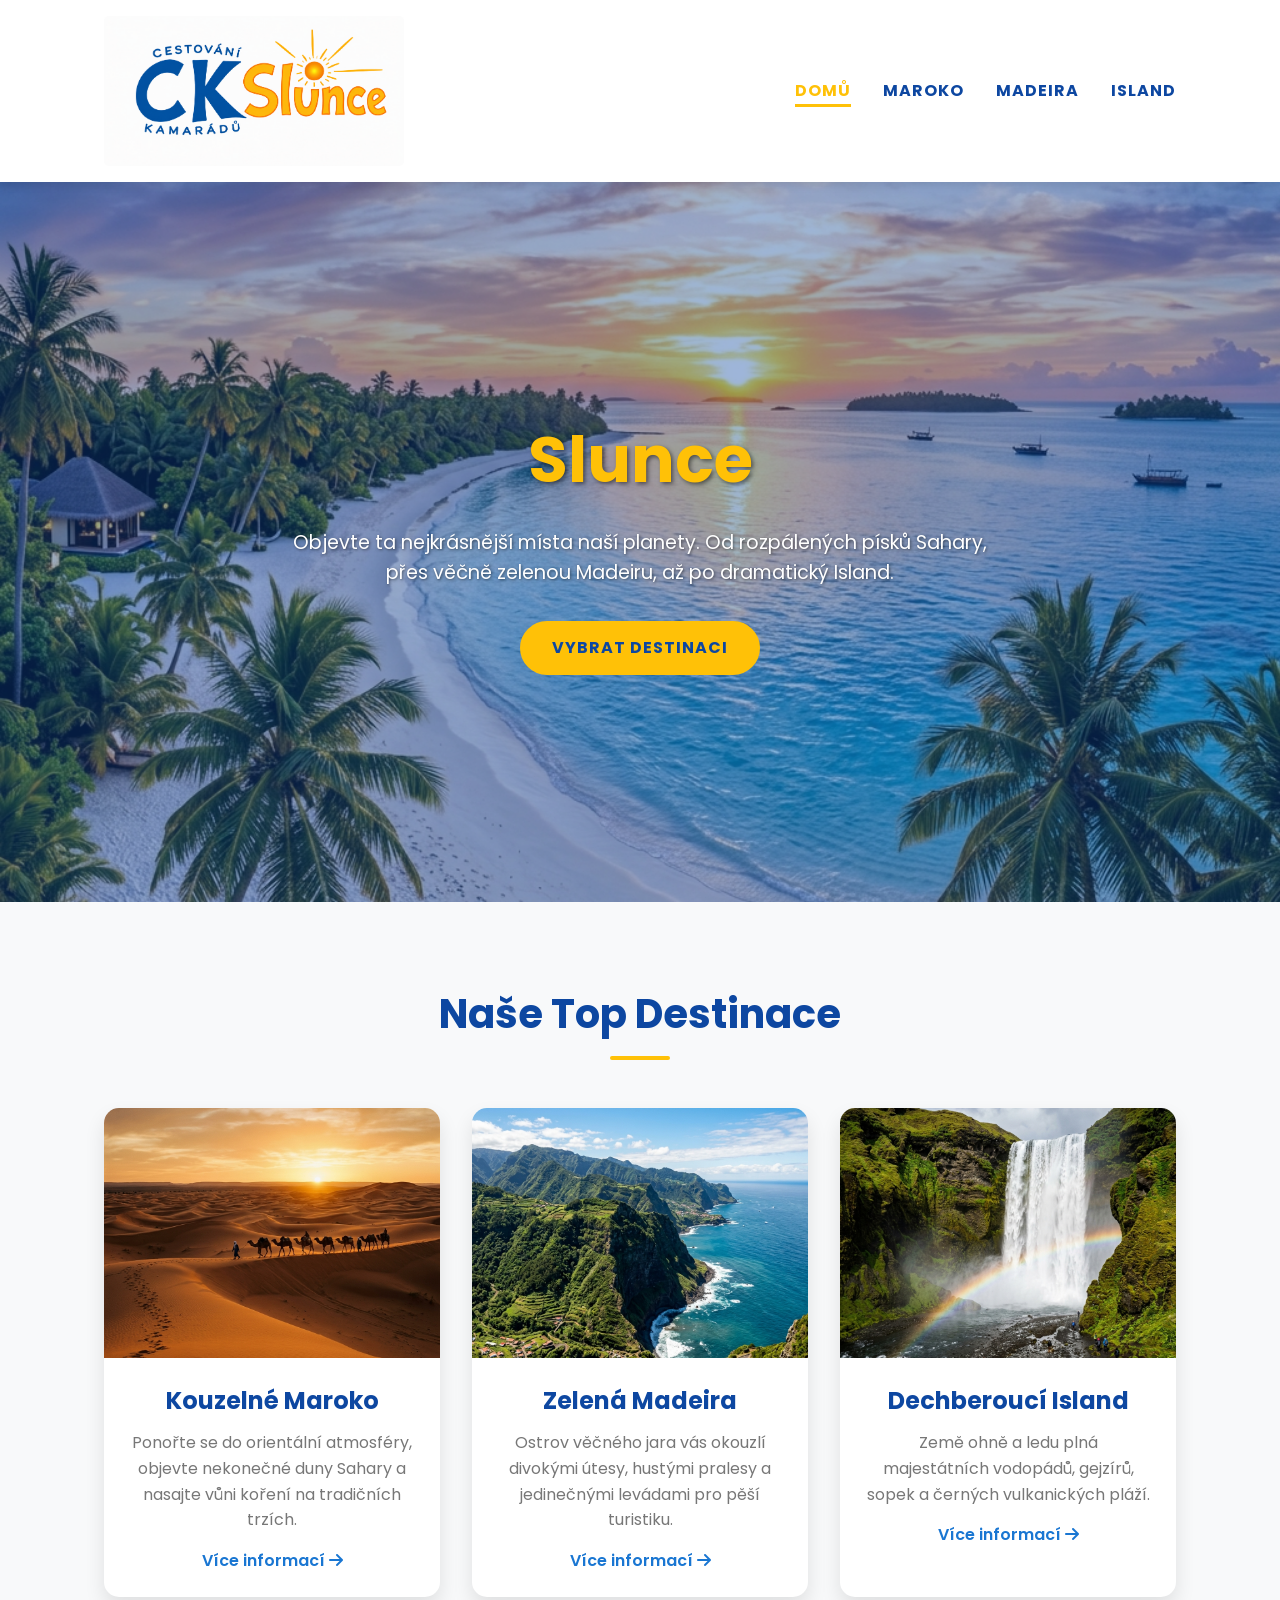
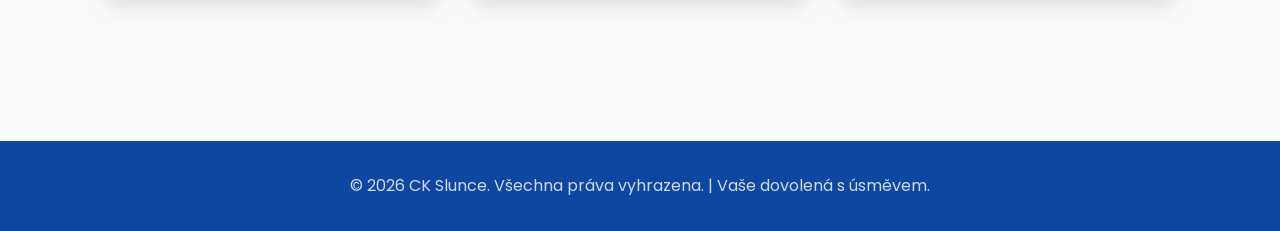
<file: index.html>
<!DOCTYPE html>
<html lang="cs">

<head>
    <meta charset="UTF-8">
    <meta name="viewport" content="width=device-width, initial-scale=1.0">
    <title>CK Slunce | Vaše vysněná dovolená</title>
    <meta name="description"
        content="Cestovní kancelář CK Slunce - nabízíme nezapomenutelné zájezdy do destinací jako Maroko, Madeira a Island.">
    <link rel="stylesheet" href="css/style.css">
    <link href="https://cdnjs.cloudflare.com/ajax/libs/font-awesome/6.0.0/css/all.min.css" rel="stylesheet">
</head>

<body>

    <header>
        <nav>
            <div class="logo">
                <img src="images/logooo.png" alt="CK Slunce Logo" style="height: 150px; border-radius: 5px;">
            </div>
            <ul class="nav-links">
                <li><a href="index.html" class="active">Domů</a></li>
                <li><a href="maroko.html">Maroko</a></li>
                <li><a href="madeira.html">Madeira</a></li>
                <li><a href="island.html">Island</a></li>
            </ul>
        </nav>
    </header>

    <section class="hero" style="background-image: url('images/hero_home.jpg');">
        <div class="hero-content">
            <h1><span>Slunce</span></h1>
            <p>Objevte ta nejkrásnější místa naší planety. Od rozpálených písků Sahary, přes věčně zelenou
                Madeiru, až po dramatický Island.</p>
            <a href="#destinace" class="btn">Vybrat destinaci</a>
        </div>
    </section>

    <section id="destinace" class="destinations">
        <h2 class="section-title">Naše Top Destinace</h2>
        <div class="grid">

            <a href="maroko.html" class="card">
                <div class="card-img">
                    <img src="images/maroko_1.jpg" alt="Maroko zájezd">
                </div>
                <div class="card-content">
                    <h3>Kouzelné Maroko</h3>
                    <p>Ponořte se do orientální atmosféry, objevte nekonečné duny Sahary a nasajte vůni koření na
                        tradičních trzích.</p>
                    <span class="card-btn">Více informací <i class="fas fa-arrow-right"></i></span>
                </div>
            </a>

            <a href="madeira.html" class="card">
                <div class="card-img">
                    <img src="images/madeira_1.jpg" alt="Madeira zájezd">
                </div>
                <div class="card-content">
                    <h3>Zelená Madeira</h3>
                    <p>Ostrov věčného jara vás okouzlí divokými útesy, hustými pralesy a jedinečnými levádami pro pěší
                        turistiku.</p>
                    <span class="card-btn">Více informací <i class="fas fa-arrow-right"></i></span>
                </div>
            </a>

            <a href="island.html" class="card">
                <div class="card-img">
                    <img src="images/island_1.jpg" alt="Island zájezd">
                </div>
                <div class="card-content">
                    <h3>Dechberoucí Island</h3>
                    <p>Země ohně a ledu plná majestátních vodopádů, gejzírů, sopek a černých vulkanických pláží.</p>
                    <span class="card-btn">Více informací <i class="fas fa-arrow-right"></i></span>
                </div>
            </a>

        </div>
    </section>

    <footer>
        <p>&copy; 2026 CK Slunce. Všechna práva vyhrazena. | Vaše dovolená s úsměvem.</p>
    </footer>

</body>

</html>
</file>
<file: css/style.css>
@import url('https://fonts.googleapis.com/css2?family=Poppins:wght@300;400;600;700&display=swap');

:root {
    --primary-color: #FFC107;
    /* Slunečná žlutá */
    --primary-dark: #FF9800;
    /* Tmavší žlutá/oranžová */
    --secondary-color: #0D47A1;
    /* Tmavě modrá */
    --secondary-light: #1976D2;
    /* Světlejší modrá */
    --text-color: #333333;
    --text-light: #777777;
    --bg-color: #F8F9FA;
    --white: #FFFFFF;
    --transition: all 0.3s ease;
    --shadow: 0 10px 20px rgba(0, 0, 0, 0.1);
}

* {
    margin: 0;
    padding: 0;
    box-sizing: border-box;
}

body {
    font-family: 'Poppins', sans-serif;
    color: var(--text-color);
    background-color: var(--bg-color);
    line-height: 1.6;
}

a {
    text-decoration: none;
    color: inherit;
}

/* Header & Navigation */
header {
    background-color: var(--white);
    box-shadow: 0 2px 10px rgba(0, 0, 0, 0.1);
    position: sticky;
    top: 0;
    z-index: 1000;
}

nav {
    display: flex;
    justify-content: space-between;
    align-items: center;
    padding: 1rem 5%;
    max-width: 1200px;
    margin: 0 auto;
}

.logo {
    font-size: 1.8rem;
    font-weight: 700;
    color: var(--secondary-color);
    display: flex;
    align-items: center;
    gap: 10px;
}

.logo span {
    color: var(--primary-color);
}

.nav-links {
    list-style: none;
    display: flex;
    gap: 2rem;
}

.nav-links a {
    font-size: 1rem;
    font-weight: 700;
    text-transform: uppercase;
    letter-spacing: 1px;
    color: var(--secondary-color);
    transition: var(--transition);
    position: relative;
    padding-bottom: 5px;
}

.nav-links a::after {
    content: '';
    position: absolute;
    width: 0;
    height: 3px;
    background-color: var(--primary-color);
    bottom: 0;
    left: 0;
    transition: var(--transition);
}

.nav-links a:hover::after,
.nav-links a.active::after {
    width: 100%;
}

.nav-links a:hover,
.nav-links a.active {
    color: var(--primary-color);
}

/* Hero Section */
.hero {
    height: 80vh;
    background-size: cover;
    background-position: center;
    position: relative;
    display: flex;
    align-items: center;
    justify-content: center;
    text-align: center;
    color: var(--white);
}

.hero::before {
    content: '';
    position: absolute;
    top: 0;
    left: 0;
    width: 100%;
    height: 100%;
    background: rgba(13, 71, 161, 0.4);
}

.hero-content {
    position: relative;
    z-index: 1;
    max-width: 800px;
    padding: 2rem;
}

.hero h1 {
    font-size: 4rem;
    font-weight: 700;
    margin-bottom: 1rem;
    text-shadow: 2px 2px 4px rgba(0, 0, 0, 0.5);
}

.hero h1 span {
    color: var(--primary-color);
}

.hero p {
    font-size: 1.2rem;
    margin-bottom: 2rem;
    text-shadow: 1px 1px 3px rgba(0, 0, 0, 0.5);
}

.btn {
    display: inline-block;
    padding: 12px 30px;
    background-color: var(--primary-color);
    color: var(--secondary-color);
    border-radius: 30px;
    font-weight: 700;
    text-transform: uppercase;
    letter-spacing: 1px;
    transition: var(--transition);
    border: 2px solid var(--primary-color);
}

.btn:hover {
    background-color: transparent;
    color: var(--primary-color);
}

/* Destinations Grid (Home) */
.destinations {
    padding: 5rem 5%;
    max-width: 1200px;
    margin: 0 auto;
}

.section-title {
    text-align: center;
    font-size: 2.5rem;
    color: var(--secondary-color);
    margin-bottom: 3rem;
    position: relative;
}

.section-title::after {
    content: '';
    display: block;
    width: 60px;
    height: 4px;
    background-color: var(--primary-color);
    margin: 10px auto 0;
    border-radius: 2px;
}

.grid {
    display: grid;
    grid-template-columns: repeat(auto-fit, minmax(300px, 1fr));
    gap: 2rem;
}

.card {
    background: var(--white);
    border-radius: 15px;
    overflow: hidden;
    box-shadow: var(--shadow);
    transition: var(--transition);
    cursor: pointer;
}

.card:hover {
    transform: translateY(-10px);
    box-shadow: 0 15px 30px rgba(0, 0, 0, 0.2);
}

.card-img {
    height: 250px;
    overflow: hidden;
}

.card-img img {
    width: 100%;
    height: 100%;
    object-fit: cover;
    transition: transform 0.5s ease;
}

.card:hover .card-img img {
    transform: scale(1.1);
}

.card-content {
    padding: 1.5rem;
    text-align: center;
}

.card-content h3 {
    font-size: 1.5rem;
    color: var(--secondary-color);
    margin-bottom: 10px;
}

.card-content p {
    color: var(--text-light);
    margin-bottom: 15px;
}

.card-btn {
    display: inline-block;
    color: var(--secondary-light);
    font-weight: 600;
    transition: var(--transition);
}

.card-btn:hover {
    color: var(--primary-dark);
}

/* Destination Pages Specific */
.dest-page {
    padding: 4rem 5%;
    max-width: 1200px;
    margin: 0 auto;
}

.dest-header {
    text-align: center;
    margin-bottom: 3rem;
}

.dest-header h1 {
    font-size: 3rem;
    color: var(--secondary-color);
    margin-bottom: 1rem;
}

.dest-desc {
    font-size: 1.1rem;
    color: var(--text-color);
    max-width: 800px;
    margin: 0 auto 3rem;
    text-align: center;
}

.gallery {
    display: grid;
    grid-template-columns: repeat(auto-fit, minmax(400px, 1fr));
    gap: 2rem;
}

.gallery img {
    width: 100%;
    height: 400px;
    object-fit: cover;
    border-radius: 15px;
    box-shadow: var(--shadow);
    transition: var(--transition);
}

.gallery img:hover {
    transform: scale(1.02);
}

/* Footer */
footer {
    background-color: var(--secondary-color);
    color: var(--white);
    text-align: center;
    padding: 2rem 5%;
    margin-top: 4rem;
}

footer p {
    opacity: 0.8;
}

    /* Responsive */
    @media (max-width: 768px) {
        .nav-links {
            display: none;
            /* Pro jednoduchost skryjeme na malých mobilech, nebo by se dělalo hamburger menu */
        }

        .hero h1 {
            font-size: 2.5rem;
        }

        .gallery {
            grid-template-columns: 1fr;
        }
    }
</file>
